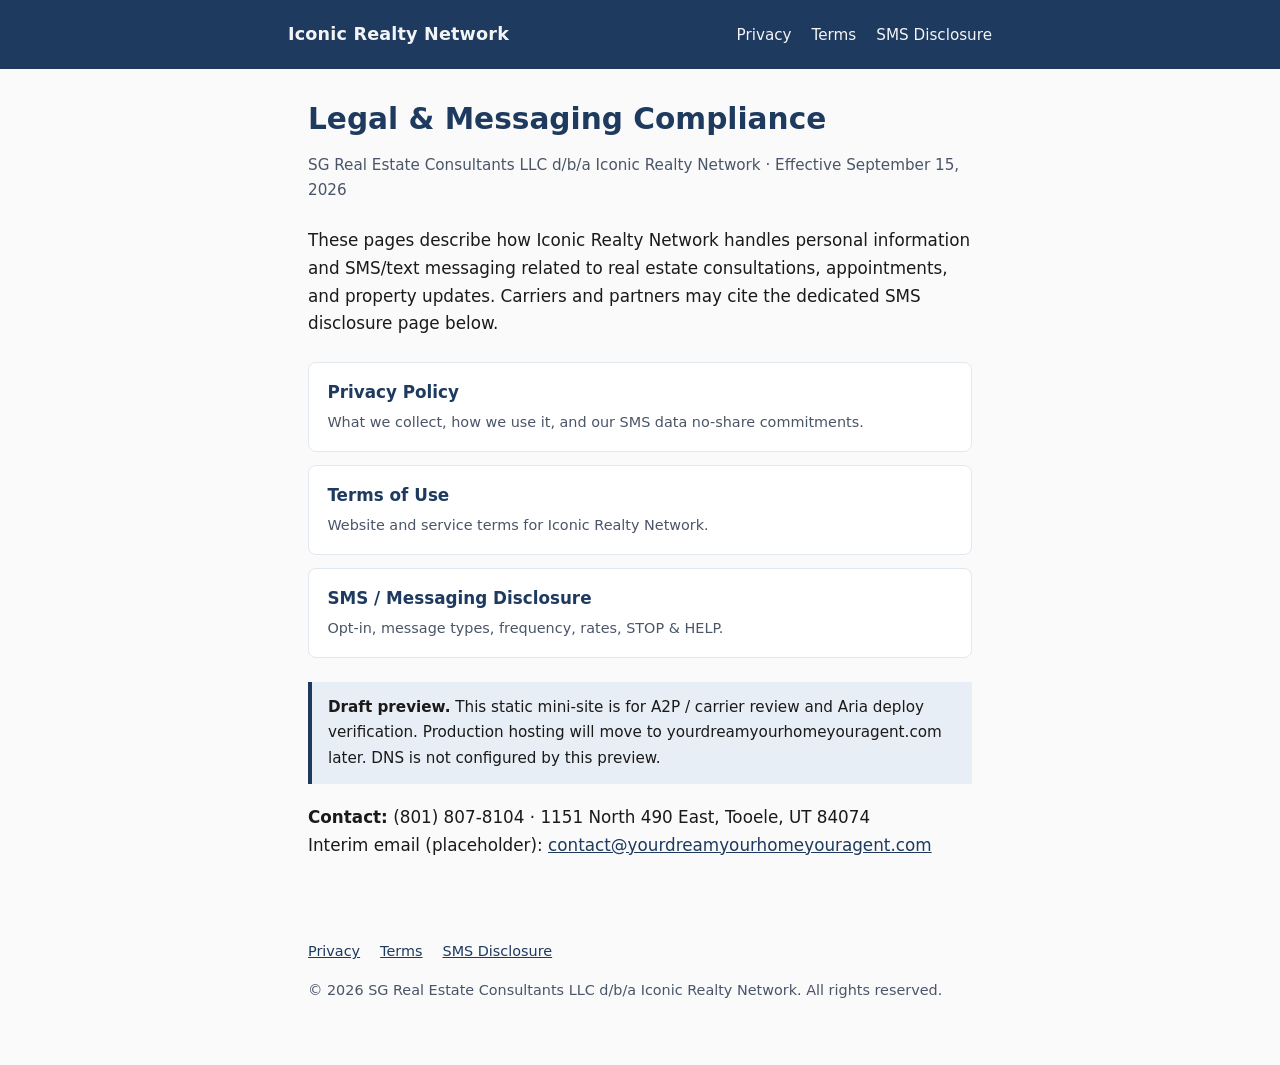
<file: index.html>
<!DOCTYPE html>
<html lang="en">
<head>
  <meta charset="utf-8" />
  <meta name="viewport" content="width=device-width, initial-scale=1" />
  <title>Legal &amp; SMS Compliance | Iconic Realty Network</title>
  <meta name="description" content="Privacy Policy, Terms of Use, and SMS Messaging Disclosure for Iconic Realty Network (SG Real Estate Consultants LLC)." />
  <link rel="stylesheet" href="styles.css" />
</head>
<body>
  <header class="site">
    <div class="inner">
      <a class="brand" href="./">Iconic Realty Network</a>
      <nav class="links" aria-label="Legal">
        <a href="privacy/">Privacy</a>
        <a href="terms/">Terms</a>
        <a href="sms/">SMS Disclosure</a>
      </nav>
    </div>
  </header>
  <main class="wrap">
    <h1>Legal &amp; Messaging Compliance</h1>
    <p class="meta">SG Real Estate Consultants LLC d/b/a Iconic Realty Network · Effective September 15, 2026</p>
    <p>
      These pages describe how Iconic Realty Network handles personal information and SMS/text messaging
      related to real estate consultations, appointments, and property updates. Carriers and partners may
      cite the dedicated SMS disclosure page below.
    </p>
    <ul class="hub-list">
      <li>
        <a href="privacy/">Privacy Policy
          <span>What we collect, how we use it, and our SMS data no-share commitments.</span>
        </a>
      </li>
      <li>
        <a href="terms/">Terms of Use
          <span>Website and service terms for Iconic Realty Network.</span>
        </a>
      </li>
      <li>
        <a href="sms/">SMS / Messaging Disclosure
          <span>Opt-in, message types, frequency, rates, STOP &amp; HELP.</span>
        </a>
      </li>
    </ul>
    <div class="note">
      <strong>Draft preview.</strong> This static mini-site is for A2P / carrier review and Aria deploy verification.
      Production hosting will move to yourdreamyourhomeyouragent.com later. DNS is not configured by this preview.
    </div>
    <p>
      <strong>Contact:</strong> (801) 807-8104 · 1151 North 490 East, Tooele, UT 84074<br />
      Interim email (placeholder): <a href="mailto:contact@yourdreamyourhomeyouragent.com">contact@yourdreamyourhomeyouragent.com</a>
    </p>
  </main>
  <footer class="site">
    <nav aria-label="Footer">
      <a href="privacy/">Privacy</a>
      <a href="terms/">Terms</a>
      <a href="sms/">SMS Disclosure</a>
    </nav>
    <p>© 2026 SG Real Estate Consultants LLC d/b/a Iconic Realty Network. All rights reserved.</p>
  </footer>
</body>
</html>
</file>
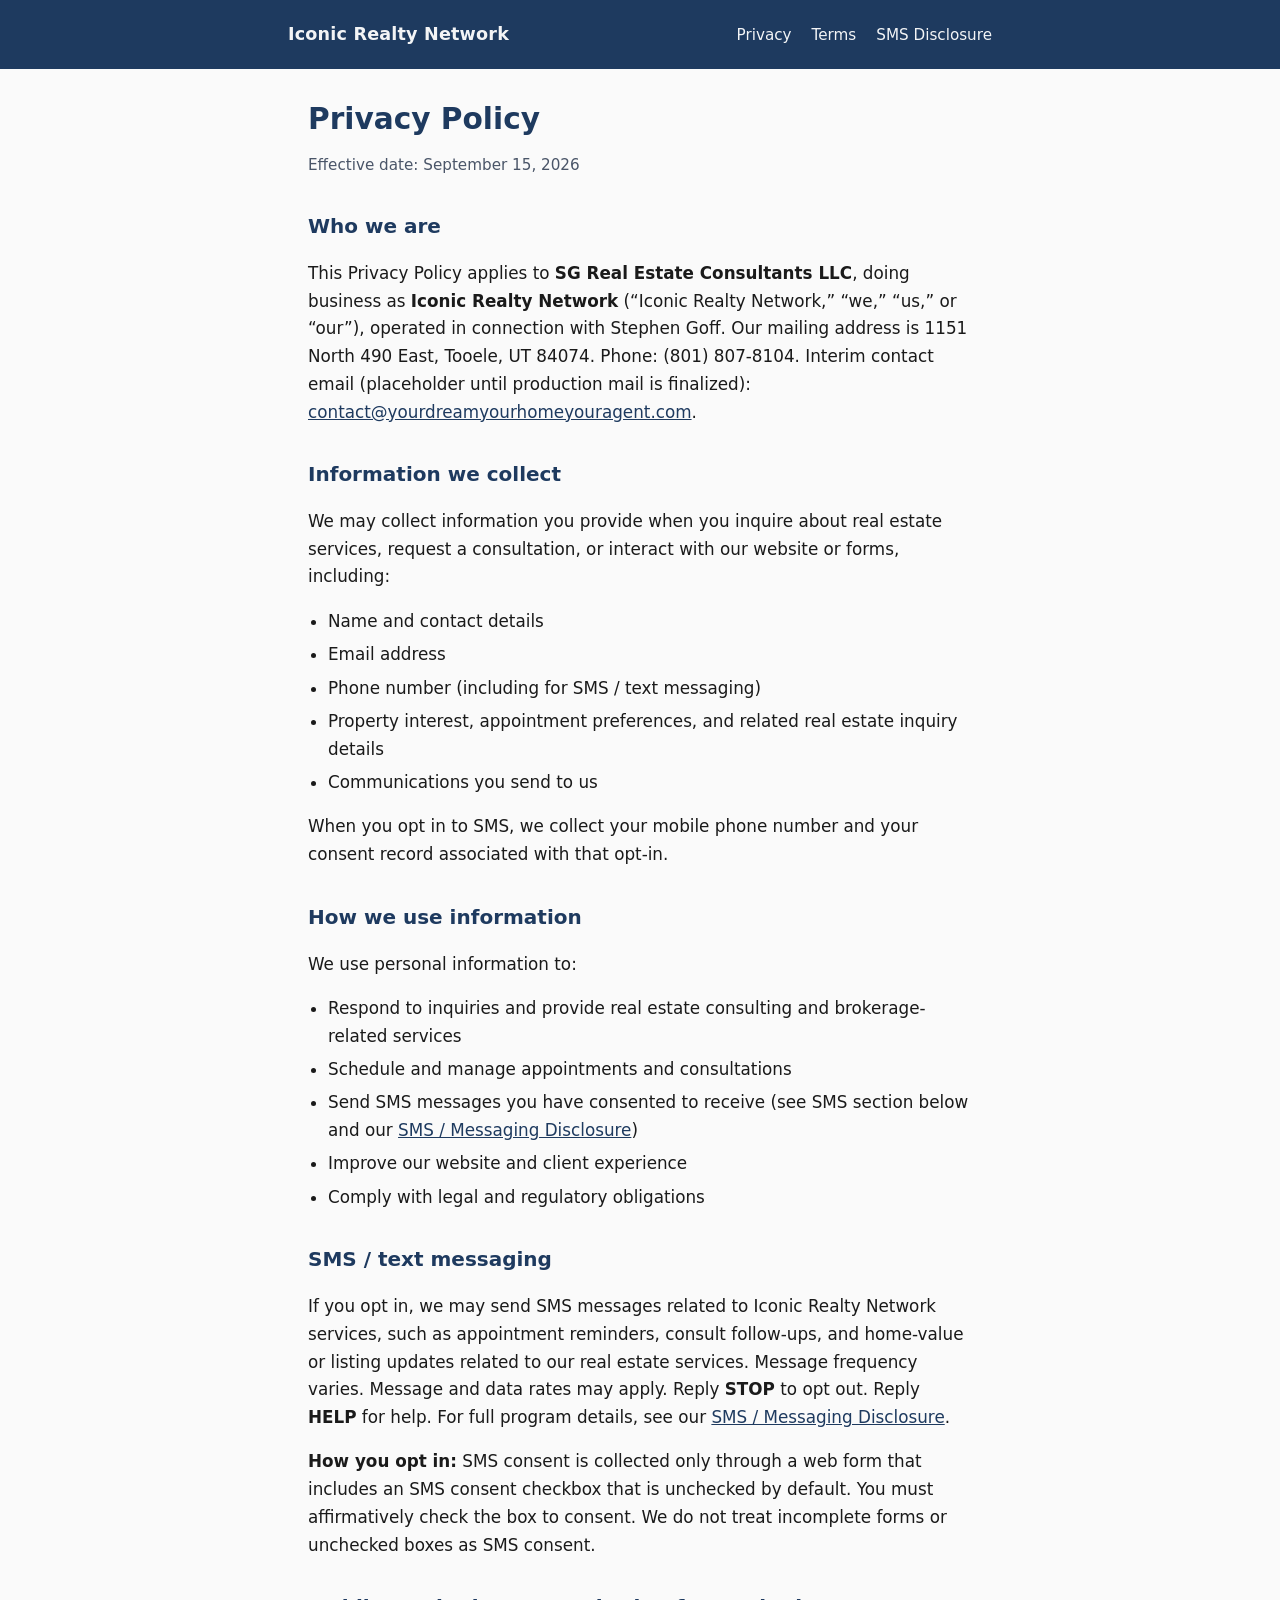
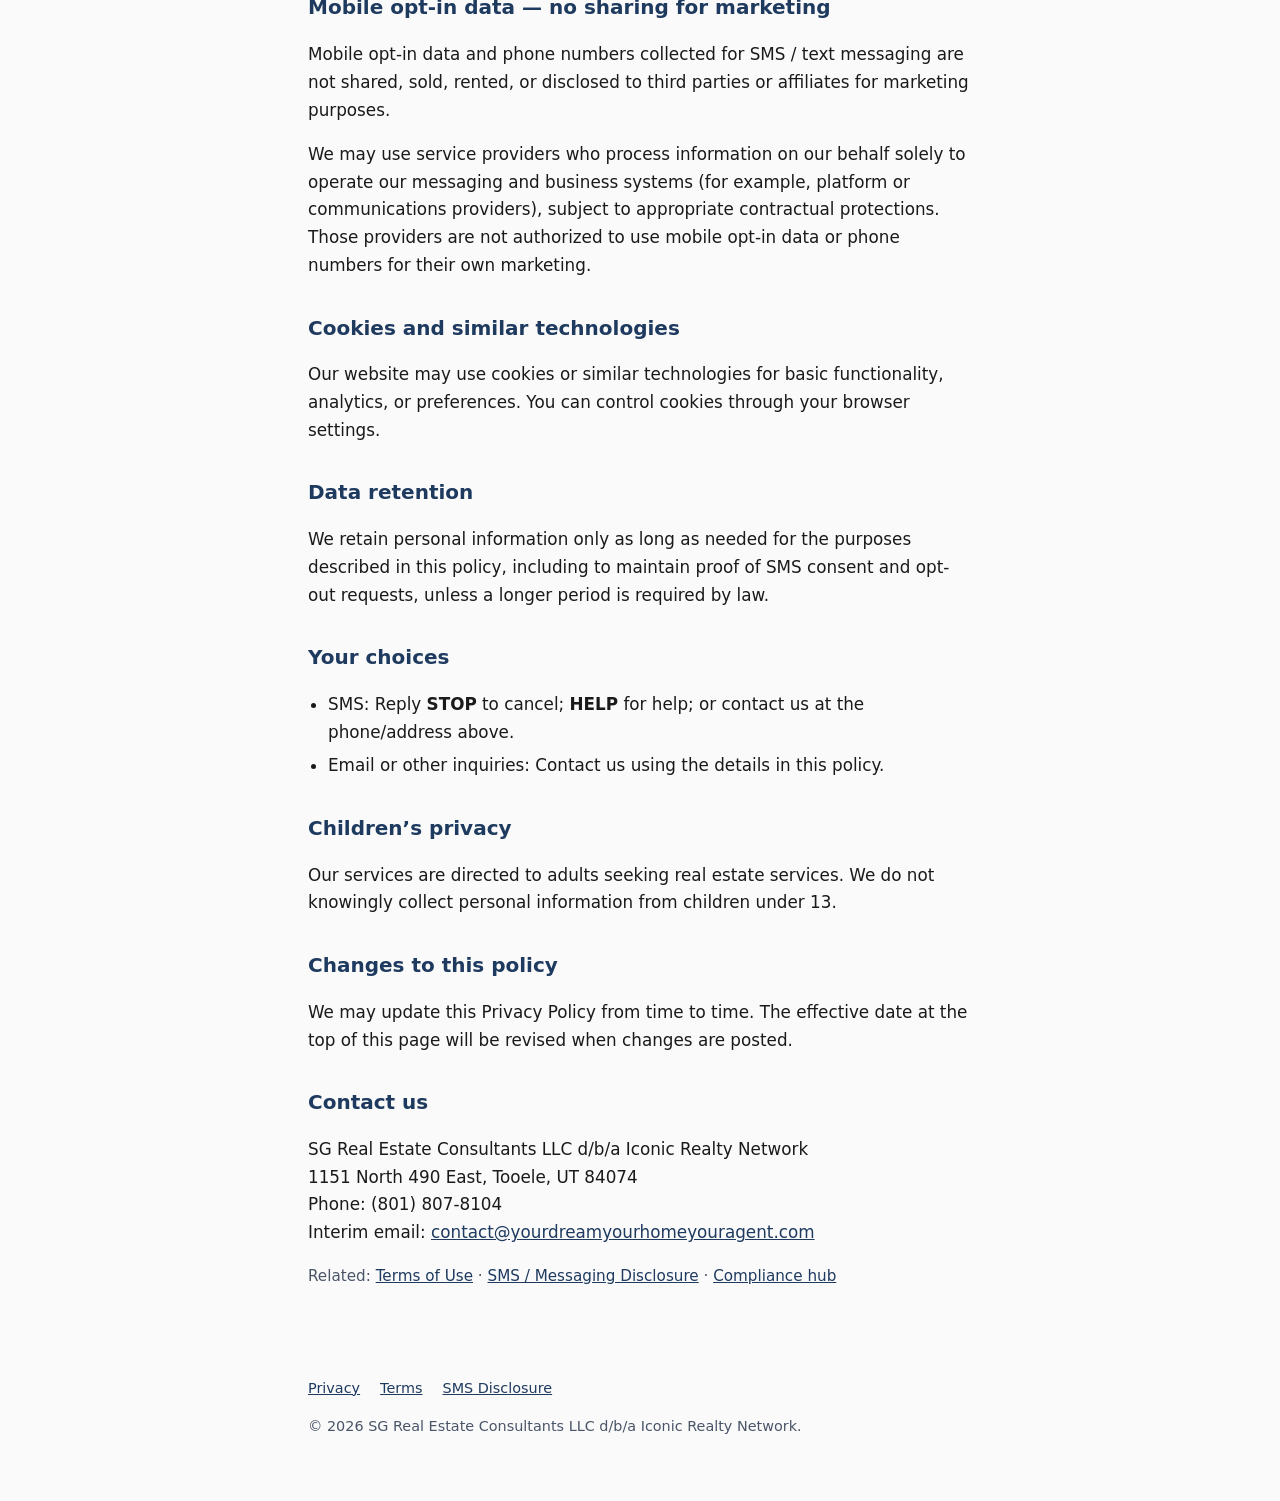
<file: privacy/index.html>
<!DOCTYPE html>
<html lang="en">
<head>
  <meta charset="utf-8" />
  <meta name="viewport" content="width=device-width, initial-scale=1" />
  <title>Privacy Policy | Iconic Realty Network</title>
  <meta name="description" content="Privacy Policy for Iconic Realty Network / SG Real Estate Consultants LLC, including SMS and mobile opt-in data practices." />
  <link rel="stylesheet" href="../styles.css" />
</head>
<body>
  <header class="site">
    <div class="inner">
      <a class="brand" href="../">Iconic Realty Network</a>
      <nav class="links" aria-label="Legal">
        <a href="../privacy/">Privacy</a>
        <a href="../terms/">Terms</a>
        <a href="../sms/">SMS Disclosure</a>
      </nav>
    </div>
  </header>
  <main class="wrap">
    <h1>Privacy Policy</h1>
    <p class="meta">Effective date: September 15, 2026</p>

    <h2>Who we are</h2>
    <p>
      This Privacy Policy applies to <strong>SG Real Estate Consultants LLC</strong>, doing business as
      <strong>Iconic Realty Network</strong> (“Iconic Realty Network,” “we,” “us,” or “our”), operated in
      connection with Stephen Goff. Our mailing address is 1151 North 490 East, Tooele, UT 84074.
      Phone: (801) 807-8104. Interim contact email (placeholder until production mail is finalized):
      <a href="mailto:contact@yourdreamyourhomeyouragent.com">contact@yourdreamyourhomeyouragent.com</a>.
    </p>

    <h2>Information we collect</h2>
    <p>We may collect information you provide when you inquire about real estate services, request a consultation, or interact with our website or forms, including:</p>
    <ul>
      <li>Name and contact details</li>
      <li>Email address</li>
      <li>Phone number (including for SMS / text messaging)</li>
      <li>Property interest, appointment preferences, and related real estate inquiry details</li>
      <li>Communications you send to us</li>
    </ul>
    <p>
      When you opt in to SMS, we collect your mobile phone number and your consent record associated with
      that opt-in.
    </p>

    <h2>How we use information</h2>
    <p>We use personal information to:</p>
    <ul>
      <li>Respond to inquiries and provide real estate consulting and brokerage-related services</li>
      <li>Schedule and manage appointments and consultations</li>
      <li>Send SMS messages you have consented to receive (see SMS section below and our
        <a href="../sms/">SMS / Messaging Disclosure</a>)</li>
      <li>Improve our website and client experience</li>
      <li>Comply with legal and regulatory obligations</li>
    </ul>

    <h2>SMS / text messaging</h2>
    <p>
      If you opt in, we may send SMS messages related to Iconic Realty Network services, such as appointment
      reminders, consult follow-ups, and home-value or listing updates related to our real estate services.
      Message frequency varies. Message and data rates may apply. Reply <strong>STOP</strong> to opt out.
      Reply <strong>HELP</strong> for help. For full program details, see our
      <a href="../sms/">SMS / Messaging Disclosure</a>.
    </p>
    <p>
      <strong>How you opt in:</strong> SMS consent is collected only through a web form that includes an
      SMS consent checkbox that is unchecked by default. You must affirmatively check the box to consent.
      We do not treat incomplete forms or unchecked boxes as SMS consent.
    </p>

    <h2>Mobile opt-in data — no sharing for marketing</h2>
    <p>
      Mobile opt-in data and phone numbers collected for SMS / text messaging are not shared, sold, rented,
      or disclosed to third parties or affiliates for marketing purposes.
    </p>
    <p>
      We may use service providers who process information on our behalf solely to operate our messaging
      and business systems (for example, platform or communications providers), subject to appropriate
      contractual protections. Those providers are not authorized to use mobile opt-in data or phone numbers
      for their own marketing.
    </p>

    <h2>Cookies and similar technologies</h2>
    <p>
      Our website may use cookies or similar technologies for basic functionality, analytics, or preferences.
      You can control cookies through your browser settings.
    </p>

    <h2>Data retention</h2>
    <p>
      We retain personal information only as long as needed for the purposes described in this policy,
      including to maintain proof of SMS consent and opt-out requests, unless a longer period is required
      by law.
    </p>

    <h2>Your choices</h2>
    <ul>
      <li>SMS: Reply <strong>STOP</strong> to cancel; <strong>HELP</strong> for help; or contact us at the phone/address above.</li>
      <li>Email or other inquiries: Contact us using the details in this policy.</li>
    </ul>

    <h2>Children’s privacy</h2>
    <p>
      Our services are directed to adults seeking real estate services. We do not knowingly collect personal
      information from children under 13.
    </p>

    <h2>Changes to this policy</h2>
    <p>
      We may update this Privacy Policy from time to time. The effective date at the top of this page will
      be revised when changes are posted.
    </p>

    <h2>Contact us</h2>
    <p>
      SG Real Estate Consultants LLC d/b/a Iconic Realty Network<br />
      1151 North 490 East, Tooele, UT 84074<br />
      Phone: (801) 807-8104<br />
      Interim email: <a href="mailto:contact@yourdreamyourhomeyouragent.com">contact@yourdreamyourhomeyouragent.com</a>
    </p>

    <p class="meta">
      Related: <a href="../terms/">Terms of Use</a> · <a href="../sms/">SMS / Messaging Disclosure</a> ·
      <a href="../">Compliance hub</a>
    </p>
  </main>
  <footer class="site">
    <nav aria-label="Footer">
      <a href="../privacy/">Privacy</a>
      <a href="../terms/">Terms</a>
      <a href="../sms/">SMS Disclosure</a>
    </nav>
    <p>© 2026 SG Real Estate Consultants LLC d/b/a Iconic Realty Network.</p>
  </footer>
</body>
</html>
</file>
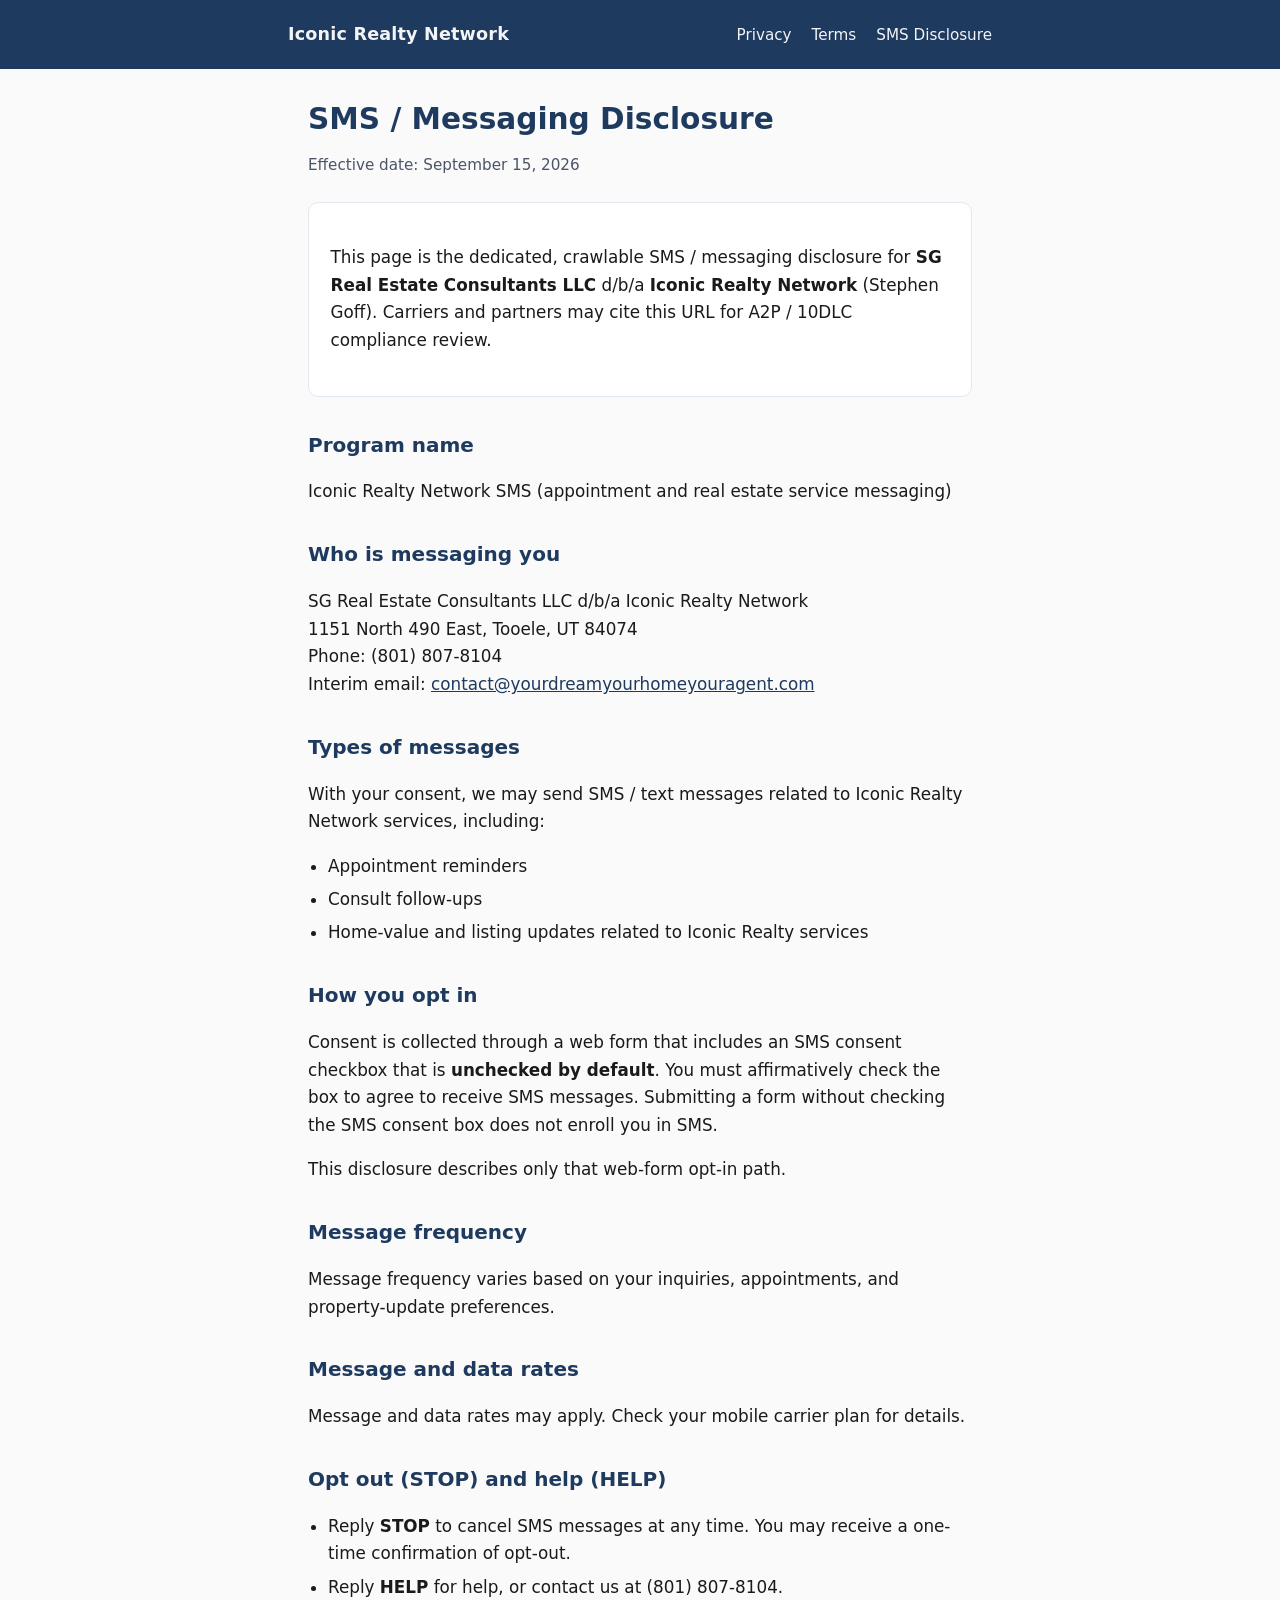
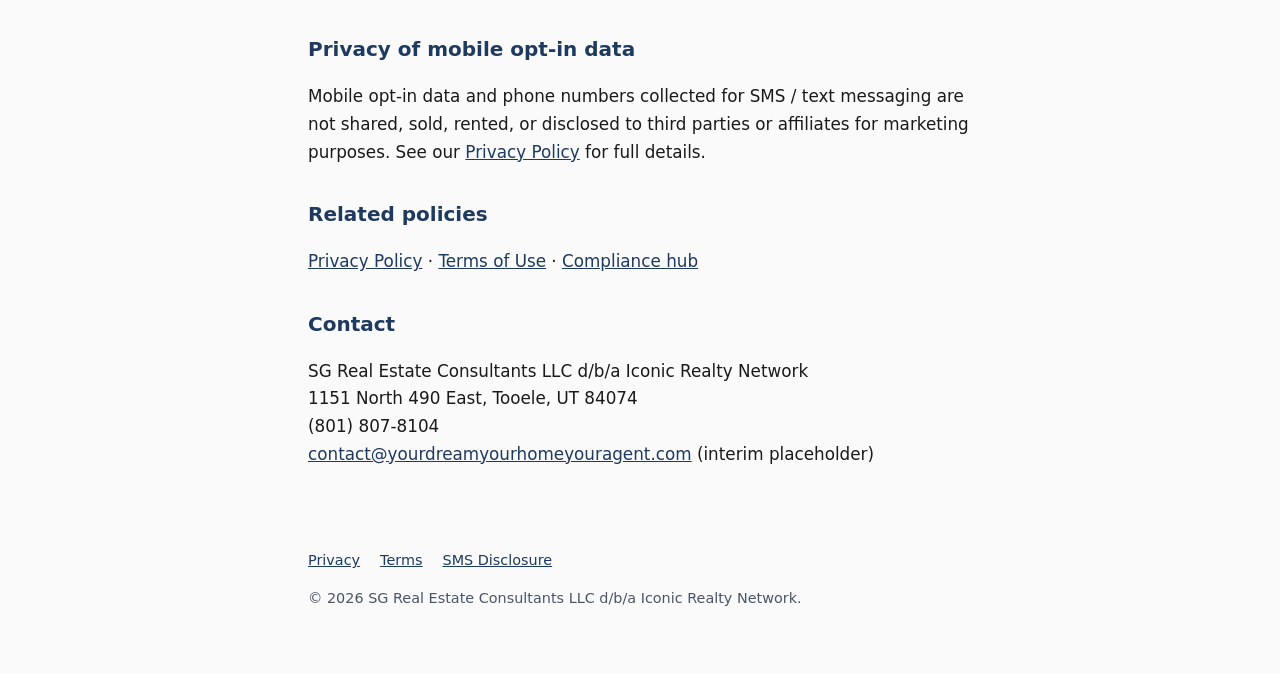
<file: sms/index.html>
<!DOCTYPE html>
<html lang="en">
<head>
  <meta charset="utf-8" />
  <meta name="viewport" content="width=device-width, initial-scale=1" />
  <title>SMS / Messaging Disclosure | Iconic Realty Network</title>
  <meta name="description" content="SMS and text messaging disclosure for Iconic Realty Network: opt-in, message types, frequency, rates, STOP and HELP." />
  <link rel="stylesheet" href="../styles.css" />
</head>
<body>
  <header class="site">
    <div class="inner">
      <a class="brand" href="../">Iconic Realty Network</a>
      <nav class="links" aria-label="Legal">
        <a href="../privacy/">Privacy</a>
        <a href="../terms/">Terms</a>
        <a href="../sms/">SMS Disclosure</a>
      </nav>
    </div>
  </header>
  <main class="wrap">
    <h1>SMS / Messaging Disclosure</h1>
    <p class="meta">Effective date: September 15, 2026</p>

    <div class="card">
      <p>
        This page is the dedicated, crawlable SMS / messaging disclosure for
        <strong>SG Real Estate Consultants LLC</strong> d/b/a <strong>Iconic Realty Network</strong>
        (Stephen Goff). Carriers and partners may cite this URL for A2P / 10DLC compliance review.
      </p>
    </div>

    <h2>Program name</h2>
    <p>Iconic Realty Network SMS (appointment and real estate service messaging)</p>

    <h2>Who is messaging you</h2>
    <p>
      SG Real Estate Consultants LLC d/b/a Iconic Realty Network<br />
      1151 North 490 East, Tooele, UT 84074<br />
      Phone: (801) 807-8104<br />
      Interim email: <a href="mailto:contact@yourdreamyourhomeyouragent.com">contact@yourdreamyourhomeyouragent.com</a>
    </p>

    <h2>Types of messages</h2>
    <p>With your consent, we may send SMS / text messages related to Iconic Realty Network services, including:</p>
    <ul>
      <li>Appointment reminders</li>
      <li>Consult follow-ups</li>
      <li>Home-value and listing updates related to Iconic Realty services</li>
    </ul>

    <h2>How you opt in</h2>
    <p>
      Consent is collected through a web form that includes an SMS consent checkbox that is
      <strong>unchecked by default</strong>. You must affirmatively check the box to agree to receive SMS
      messages. Submitting a form without checking the SMS consent box does not enroll you in SMS.
    </p>
    <p>
      This disclosure describes only that web-form opt-in path.
    </p>

    <h2>Message frequency</h2>
    <p>Message frequency varies based on your inquiries, appointments, and property-update preferences.</p>

    <h2>Message and data rates</h2>
    <p>Message and data rates may apply. Check your mobile carrier plan for details.</p>

    <h2>Opt out (STOP) and help (HELP)</h2>
    <ul>
      <li>Reply <strong>STOP</strong> to cancel SMS messages at any time. You may receive a one-time confirmation of opt-out.</li>
      <li>Reply <strong>HELP</strong> for help, or contact us at (801) 807-8104.</li>
    </ul>

    <h2>Privacy of mobile opt-in data</h2>
    <p>
      Mobile opt-in data and phone numbers collected for SMS / text messaging are not shared, sold, rented,
      or disclosed to third parties or affiliates for marketing purposes. See our
      <a href="../privacy/">Privacy Policy</a> for full details.
    </p>

    <h2>Related policies</h2>
    <p>
      <a href="../privacy/">Privacy Policy</a> · <a href="../terms/">Terms of Use</a> ·
      <a href="../">Compliance hub</a>
    </p>

    <h2>Contact</h2>
    <p>
      SG Real Estate Consultants LLC d/b/a Iconic Realty Network<br />
      1151 North 490 East, Tooele, UT 84074<br />
      (801) 807-8104<br />
      <a href="mailto:contact@yourdreamyourhomeyouragent.com">contact@yourdreamyourhomeyouragent.com</a>
      (interim placeholder)
    </p>
  </main>
  <footer class="site">
    <nav aria-label="Footer">
      <a href="../privacy/">Privacy</a>
      <a href="../terms/">Terms</a>
      <a href="../sms/">SMS Disclosure</a>
    </nav>
    <p>© 2026 SG Real Estate Consultants LLC d/b/a Iconic Realty Network.</p>
  </footer>
</body>
</html>
</file>
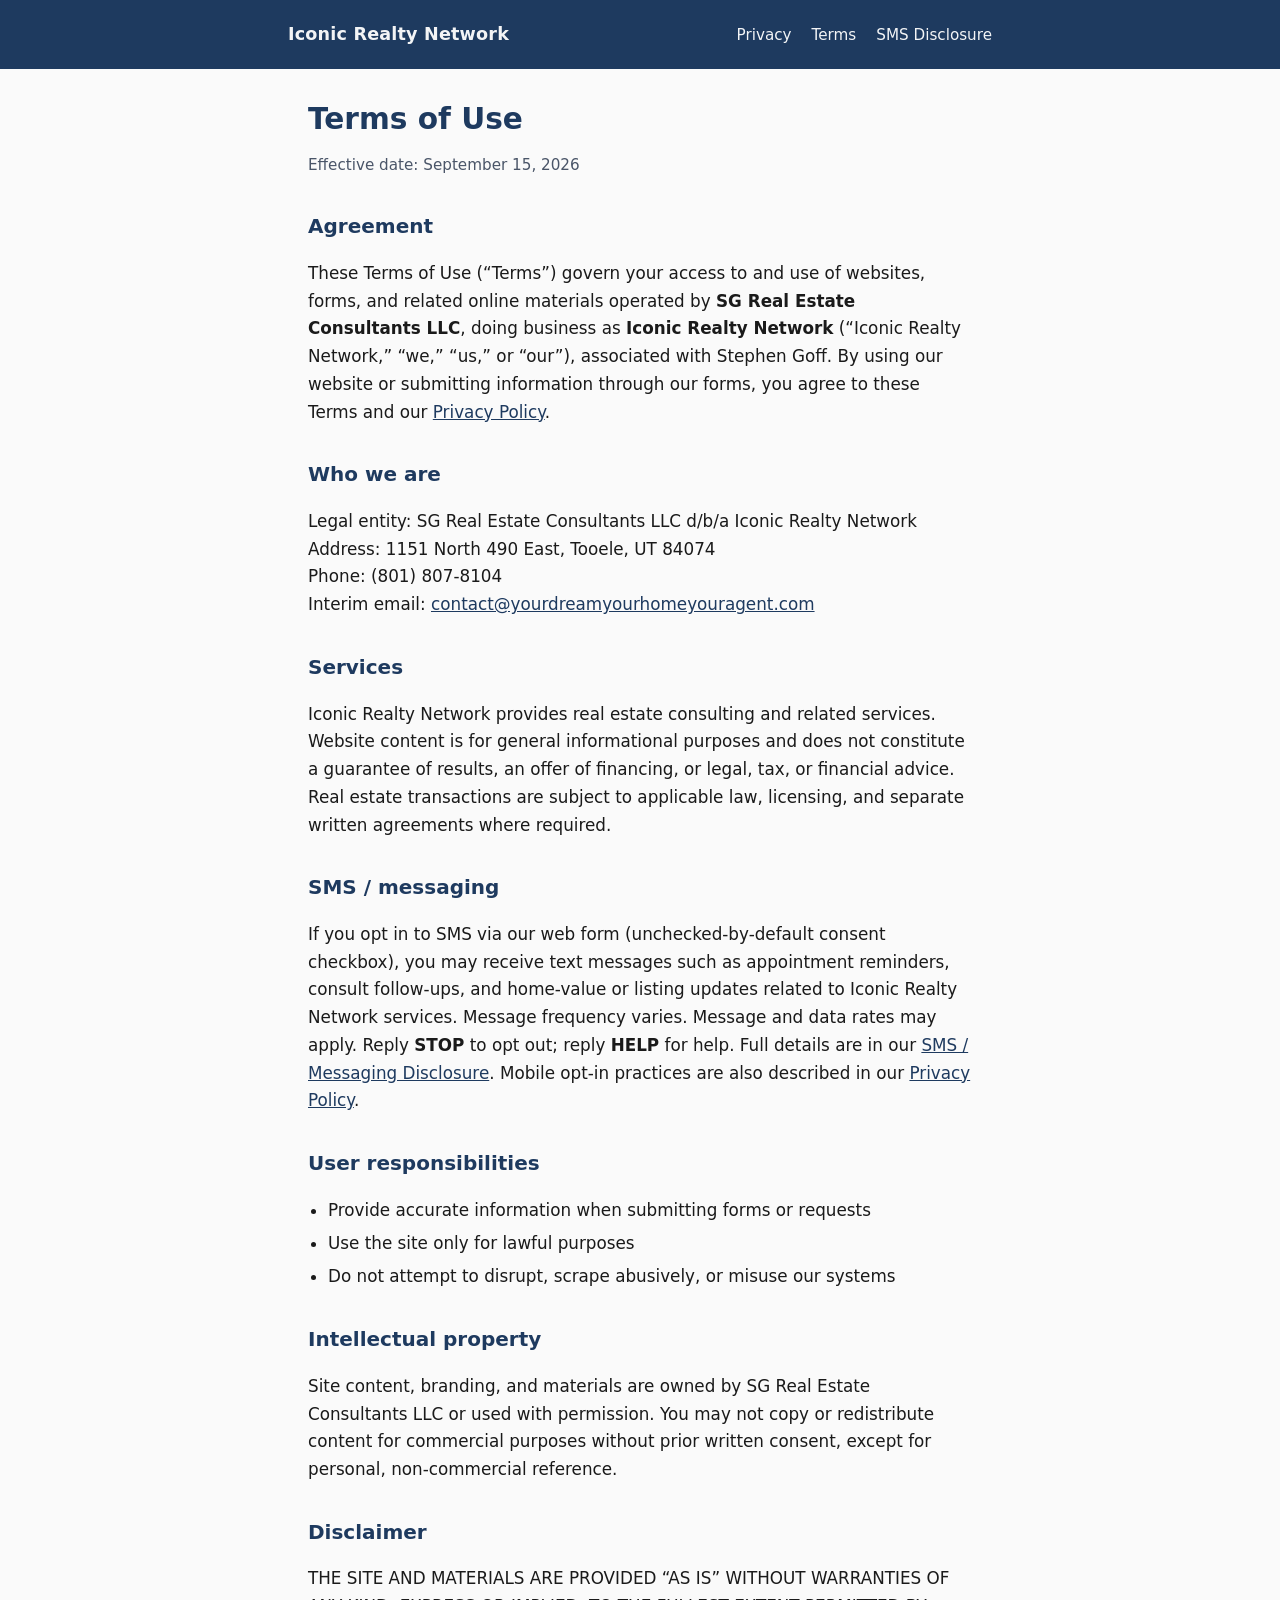
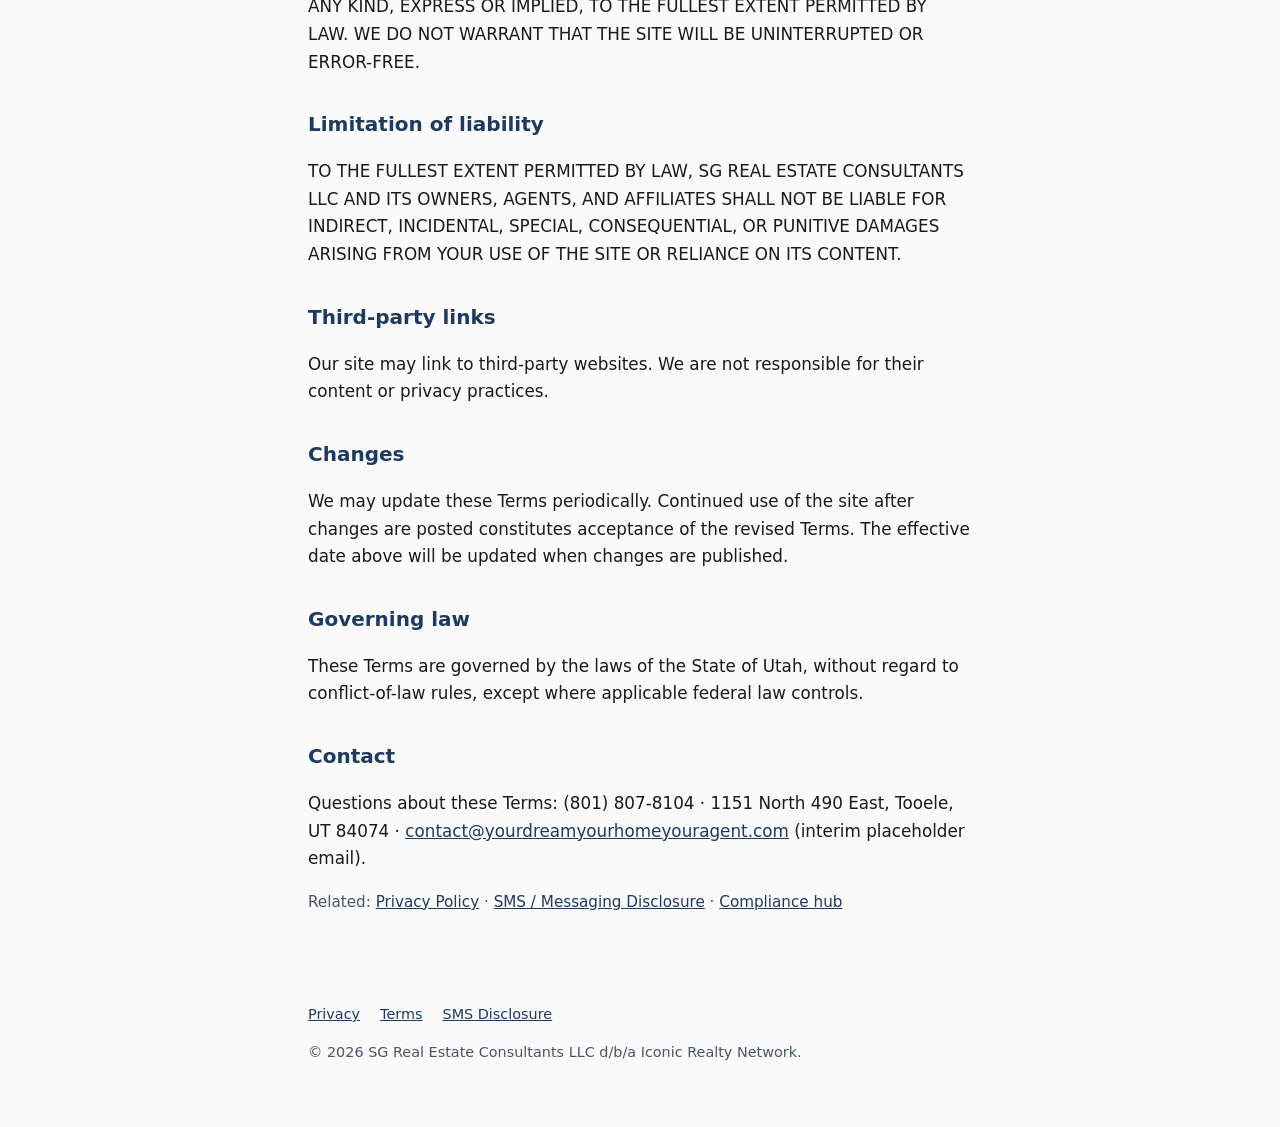
<file: terms/index.html>
<!DOCTYPE html>
<html lang="en">
<head>
  <meta charset="utf-8" />
  <meta name="viewport" content="width=device-width, initial-scale=1" />
  <title>Terms of Use | Iconic Realty Network</title>
  <meta name="description" content="Terms of Use for Iconic Realty Network / SG Real Estate Consultants LLC website and related services." />
  <link rel="stylesheet" href="../styles.css" />
</head>
<body>
  <header class="site">
    <div class="inner">
      <a class="brand" href="../">Iconic Realty Network</a>
      <nav class="links" aria-label="Legal">
        <a href="../privacy/">Privacy</a>
        <a href="../terms/">Terms</a>
        <a href="../sms/">SMS Disclosure</a>
      </nav>
    </div>
  </header>
  <main class="wrap">
    <h1>Terms of Use</h1>
    <p class="meta">Effective date: September 15, 2026</p>

    <h2>Agreement</h2>
    <p>
      These Terms of Use (“Terms”) govern your access to and use of websites, forms, and related online
      materials operated by <strong>SG Real Estate Consultants LLC</strong>, doing business as
      <strong>Iconic Realty Network</strong> (“Iconic Realty Network,” “we,” “us,” or “our”), associated
      with Stephen Goff. By using our website or submitting information through our forms, you agree to
      these Terms and our <a href="../privacy/">Privacy Policy</a>.
    </p>

    <h2>Who we are</h2>
    <p>
      Legal entity: SG Real Estate Consultants LLC d/b/a Iconic Realty Network<br />
      Address: 1151 North 490 East, Tooele, UT 84074<br />
      Phone: (801) 807-8104<br />
      Interim email: <a href="mailto:contact@yourdreamyourhomeyouragent.com">contact@yourdreamyourhomeyouragent.com</a>
    </p>

    <h2>Services</h2>
    <p>
      Iconic Realty Network provides real estate consulting and related services. Website content is for
      general informational purposes and does not constitute a guarantee of results, an offer of financing,
      or legal, tax, or financial advice. Real estate transactions are subject to applicable law, licensing,
      and separate written agreements where required.
    </p>

    <h2>SMS / messaging</h2>
    <p>
      If you opt in to SMS via our web form (unchecked-by-default consent checkbox), you may receive text
      messages such as appointment reminders, consult follow-ups, and home-value or listing updates related
      to Iconic Realty Network services. Message frequency varies. Message and data rates may apply.
      Reply <strong>STOP</strong> to opt out; reply <strong>HELP</strong> for help. Full details are in our
      <a href="../sms/">SMS / Messaging Disclosure</a>. Mobile opt-in practices are also described in our
      <a href="../privacy/">Privacy Policy</a>.
    </p>

    <h2>User responsibilities</h2>
    <ul>
      <li>Provide accurate information when submitting forms or requests</li>
      <li>Use the site only for lawful purposes</li>
      <li>Do not attempt to disrupt, scrape abusively, or misuse our systems</li>
    </ul>

    <h2>Intellectual property</h2>
    <p>
      Site content, branding, and materials are owned by SG Real Estate Consultants LLC or used with
      permission. You may not copy or redistribute content for commercial purposes without prior written
      consent, except for personal, non-commercial reference.
    </p>

    <h2>Disclaimer</h2>
    <p>
      THE SITE AND MATERIALS ARE PROVIDED “AS IS” WITHOUT WARRANTIES OF ANY KIND, EXPRESS OR IMPLIED,
      TO THE FULLEST EXTENT PERMITTED BY LAW. WE DO NOT WARRANT THAT THE SITE WILL BE UNINTERRUPTED OR
      ERROR-FREE.
    </p>

    <h2>Limitation of liability</h2>
    <p>
      TO THE FULLEST EXTENT PERMITTED BY LAW, SG REAL ESTATE CONSULTANTS LLC AND ITS OWNERS, AGENTS, AND
      AFFILIATES SHALL NOT BE LIABLE FOR INDIRECT, INCIDENTAL, SPECIAL, CONSEQUENTIAL, OR PUNITIVE DAMAGES
      ARISING FROM YOUR USE OF THE SITE OR RELIANCE ON ITS CONTENT.
    </p>

    <h2>Third-party links</h2>
    <p>
      Our site may link to third-party websites. We are not responsible for their content or privacy
      practices.
    </p>

    <h2>Changes</h2>
    <p>
      We may update these Terms periodically. Continued use of the site after changes are posted constitutes
      acceptance of the revised Terms. The effective date above will be updated when changes are published.
    </p>

    <h2>Governing law</h2>
    <p>
      These Terms are governed by the laws of the State of Utah, without regard to conflict-of-law rules,
      except where applicable federal law controls.
    </p>

    <h2>Contact</h2>
    <p>
      Questions about these Terms: (801) 807-8104 · 1151 North 490 East, Tooele, UT 84074 ·
      <a href="mailto:contact@yourdreamyourhomeyouragent.com">contact@yourdreamyourhomeyouragent.com</a>
      (interim placeholder email).
    </p>

    <p class="meta">
      Related: <a href="../privacy/">Privacy Policy</a> · <a href="../sms/">SMS / Messaging Disclosure</a> ·
      <a href="../">Compliance hub</a>
    </p>
  </main>
  <footer class="site">
    <nav aria-label="Footer">
      <a href="../privacy/">Privacy</a>
      <a href="../terms/">Terms</a>
      <a href="../sms/">SMS Disclosure</a>
    </nav>
    <p>© 2026 SG Real Estate Consultants LLC d/b/a Iconic Realty Network.</p>
  </footer>
</body>
</html>
</file>
<file: styles.css>
:root {
  --ink: #1a1a1a;
  --muted: #4a5568;
  --line: #e2e8f0;
  --bg: #fafafa;
  --card: #ffffff;
  --accent: #1e3a5f;
  --accent-soft: #e8eef5;
  --max: 44rem;
}
* { box-sizing: border-box; }
html { scroll-behavior: smooth; }
body {
  margin: 0;
  font-family: "Segoe UI", system-ui, -apple-system, sans-serif;
  color: var(--ink);
  background: var(--bg);
  line-height: 1.65;
  font-size: 1.05rem;
}
a { color: var(--accent); }
a:hover { text-decoration: underline; }
.wrap {
  max-width: var(--max);
  margin: 0 auto;
  padding: 2rem 1.25rem 4rem;
}
header.site {
  background: var(--accent);
  color: #fff;
  padding: 1.25rem 1.25rem;
}
header.site .inner {
  max-width: var(--max);
  margin: 0 auto;
  display: flex;
  flex-wrap: wrap;
  gap: 0.75rem 1.5rem;
  align-items: baseline;
  justify-content: space-between;
}
header.site a { color: #fff; text-decoration: none; opacity: 0.95; }
header.site a:hover { text-decoration: underline; opacity: 1; }
header.site .brand { font-weight: 700; font-size: 1.1rem; letter-spacing: 0.01em; }
nav.links { display: flex; flex-wrap: wrap; gap: 0.75rem 1.25rem; font-size: 0.95rem; }
h1 { font-size: 1.85rem; line-height: 1.25; margin: 0 0 0.5rem; color: var(--accent); }
h2 { font-size: 1.25rem; margin: 2rem 0 0.75rem; color: var(--accent); }
.meta { color: var(--muted); font-size: 0.95rem; margin-bottom: 1.5rem; }
.card {
  background: var(--card);
  border: 1px solid var(--line);
  border-radius: 10px;
  padding: 1.5rem 1.35rem;
  margin: 1.25rem 0;
}
.hub-list { list-style: none; padding: 0; margin: 1.5rem 0; }
.hub-list li { margin: 0 0 0.85rem; }
.hub-list a {
  display: block;
  padding: 1rem 1.15rem;
  background: var(--card);
  border: 1px solid var(--line);
  border-radius: 8px;
  text-decoration: none;
  color: var(--accent);
  font-weight: 600;
}
.hub-list a:hover { background: var(--accent-soft); border-color: #c5d4e8; }
.hub-list span {
  display: block;
  font-weight: 400;
  color: var(--muted);
  font-size: 0.9rem;
  margin-top: 0.25rem;
}
footer.site {
  max-width: var(--max);
  margin: 0 auto;
  padding: 0 1.25rem 3rem;
  color: var(--muted);
  font-size: 0.9rem;
}
footer.site nav { margin-bottom: 0.75rem; display: flex; flex-wrap: wrap; gap: 0.75rem 1.25rem; }
.note {
  background: var(--accent-soft);
  border-left: 4px solid var(--accent);
  padding: 0.85rem 1rem;
  margin: 1.25rem 0;
  font-size: 0.95rem;
}
ul { padding-left: 1.25rem; }
li { margin: 0.35rem 0; }
strong { font-weight: 650; }
@media (max-width: 560px) {
  h1 { font-size: 1.5rem; }
  .wrap { padding-top: 1.5rem; }
}
</file>
